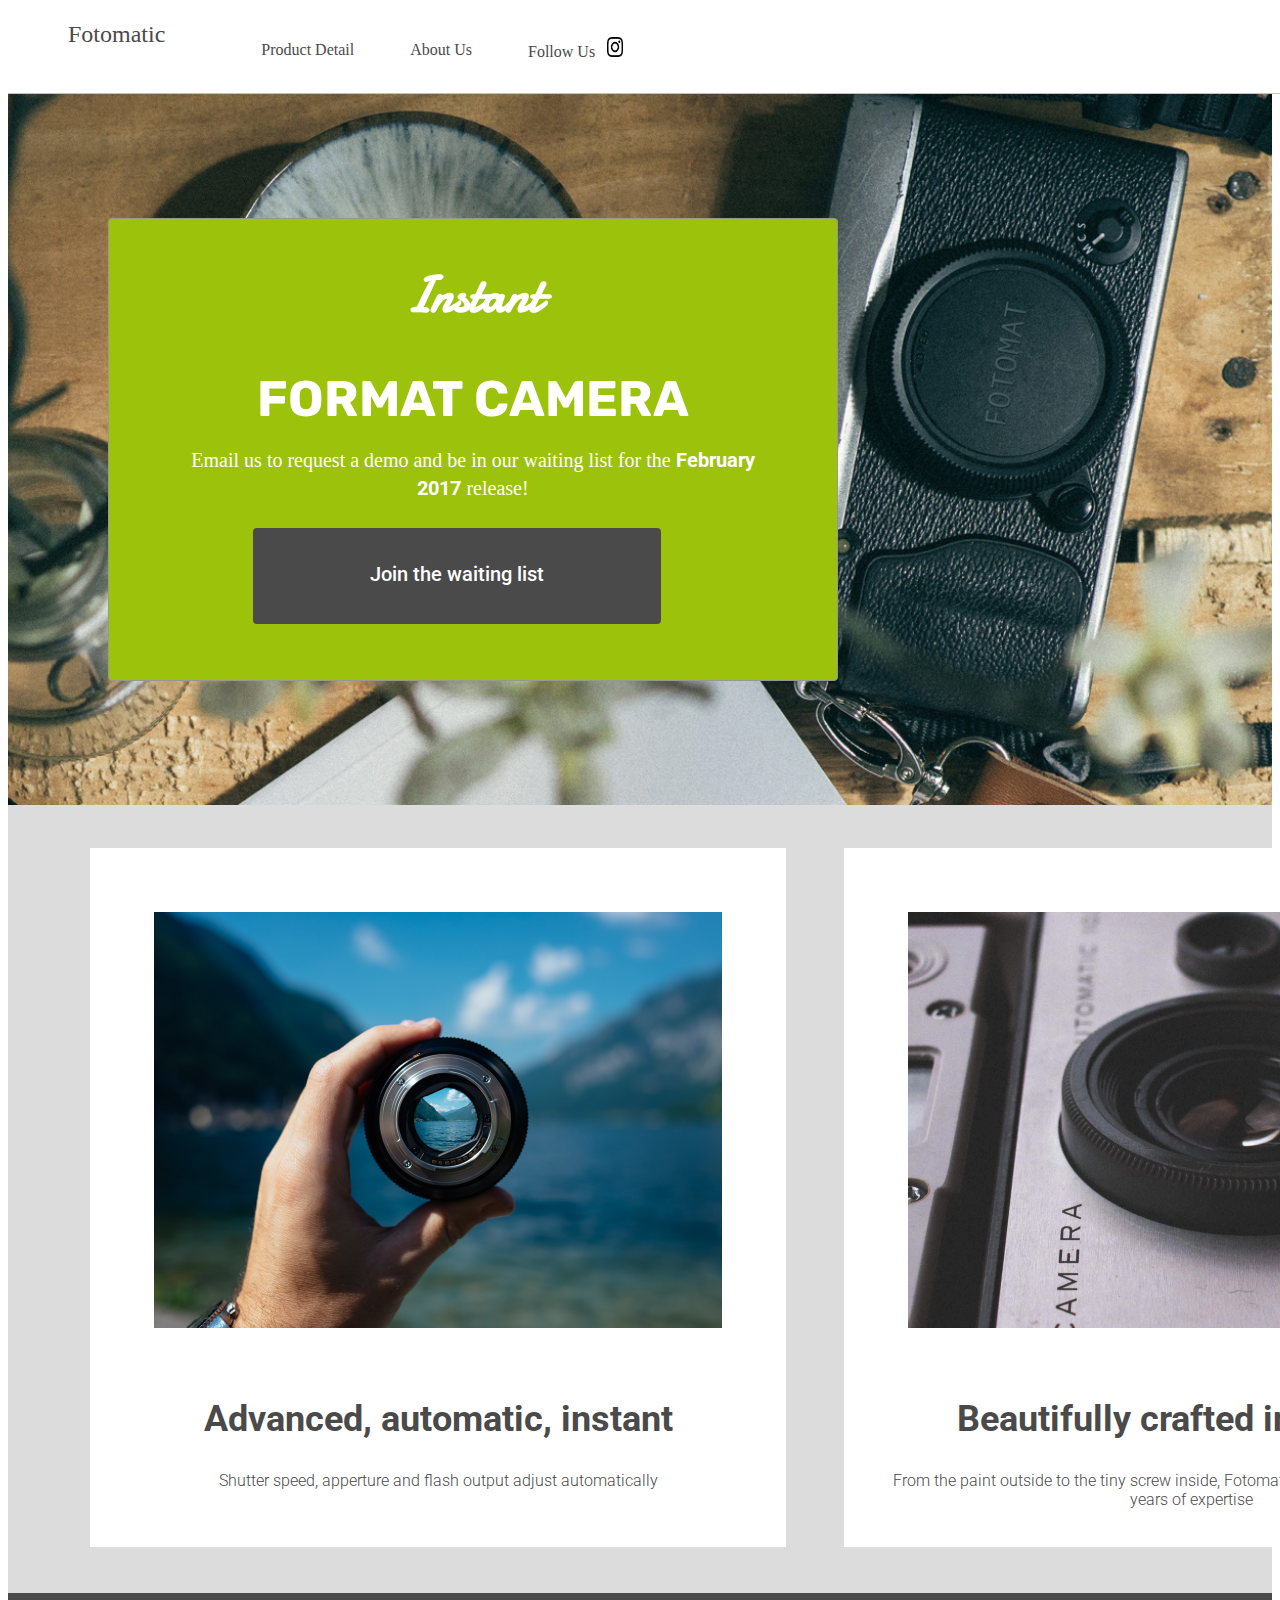
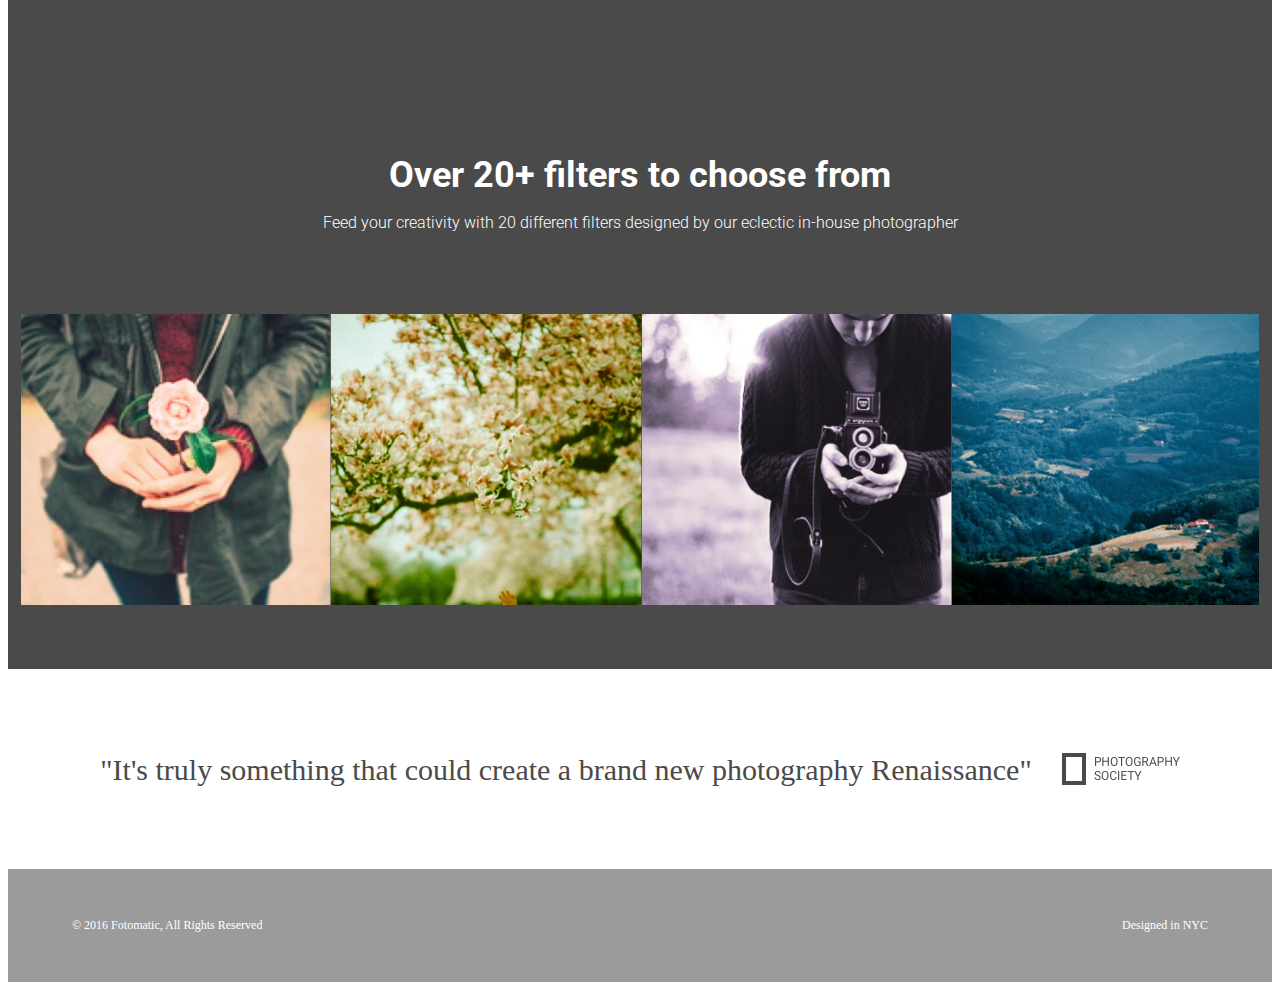
<file: new fotomatic/index.html>
<!DOCTYPE html>   <!--desi's version-->
<html>
<head>
    <link href="https://fonts.googleapis.com/css2?family=Damion&display=swap" rel="stylesheet">
    <link href="https://fonts.googleapis.com/css2?family=Rubik&display=swap" rel="stylesheet"> 
    <link href="https://fonts.googleapis.com/css2?family=Roboto:wght@300;400;700&display=swap" rel="stylesheet">
    <link href="./resources/style.css" rel="stylesheet"> 
    <meta cahrset="UTF-8">
</head>
<body>
<!-- HEADER -->
<section>
    <header>
        <div class="content"> 
            <a href="index.html" class="fotomatic">Fotomatic</a> <!-- NOTE: CHANGE IN CLASS NAME HERE-->
            <nav class="desktop">
                <ul>
                    <li><a href="#">Product Detail</a></li>
                    <li><a href="#">About Us</a></li>
                    <li><a href="https://www.instagram.com/">Follow Us<img class="icon" src="./resources/images/instagram.png"></a></li>
                </ul>
            </nav>
            <nav class="mobile">            <!-- NOTE: make these images disappear on larger screens-->
                <ul>
                    <li><a href="#"><img src="./resources/images/ic-logo.svg"></a></li>
                    <li><a href="#"><img src="./resources/images/ic-product-detail.svg"></a></li>
                    <li><a href="#"><img src="./resources/images/ic-about-us.svg"></a></li>
                    <li><a href="#" class="green_button">Join Us</a></li>
                </ul>
            </nav>
        </div>
    </header>
</section>



<section>
    <!-- MAIN CONTENT-->
    <div class="main_content">

        <!-- SIGN UP SECTION-->
        <div id="signupsection" class="banner">
            <div id="signupcta">
                <div class="content_center">
                    <div class="header">
                        <h2 class="cursive">Instant</h2>
                        <h1 class="striking">FORMAT CAMERA</h1>
                    </div>
                    <div class="email">
                        <span>Email us to request a demo and be in our waiting list for the <strong>February 2017</strong> release!</span>
                    </div>
                    <div class="button">Join the waiting list</div>
                </div>
            </div>
        </div>
    </section>




    <section>

        <!-- FEATURES SECTION -->
        <div class="featuressection">
            <div class="feature1">
                <div class="center1">
                    <div class="image_container">
                        <img src="./resources/images/feature-1.png" />
                    </div>
                    <div class="advanced">
                        <h2>Advanced, automatic, instant</h2>
                        <h3>Shutter speed, apperture and flash output adjust automatically</h3>
                    </div>
                </div>    
            </div>
            <div class="feature2">
                <div class="center2">
                    <div class="image_container">
                        <img src="./resources/images/feature-2.png" />
                    </div>
                    <div class="beautiful">
                        <h2>Beautifully crafted inside-out</h2>
                        <h3>From the paint outside to the tiny screw inside, Fotomatic is crafted with love and 20-years of expertise</h3>
                    </div>
                </div>
            </div>
        </div>
    </section>

    <section>
        <!-- FILTERS SECTION -->
        <div class="filters_section">
            <div class="content_center2">
                <h2>Over 20+ filters to choose from</h2>
                <h3>Feed your creativity with 20 different filters designed by our eclectic in-house photographer</h3>
            </div>
            <div class="images_container">          <!-- NOTE THIS IS IMAGES PLURAL CONTAINER-->
                <div class="image_containerF">
                    <img src="./resources/images/filter-1.png" />
                </div>
                <div class="image_containerF">
                    <img src="./resources/images/filter-2.png" />
                </div>
                <div class="image_containerF">
                    <img src="./resources/images/filter-3.png" />
                </div>
                <div class="image_containerF extra">
                    <img src="./resources/images/filter-4.png" />
                </div>
            </div>
        </div>
    </section>


    <section>
        <!-- QUOTES SECTION -->
        <div id="quotes_section">
            <div class="content_center3">
                <span class="quote">"It's truly something that could create a brand new photography Renaissance"</span>
                <img class="quote_citation" src="./resources/images/photography-logo.png" />
            </div>
        </div>
    </section>
        

    <section> 
        <!-- FOOTER -->
        <footer>
            <div class="footer">
                <span class="copyright">&copy; 2016 Fotomatic, All Rights Reserved</span>
                <span class="location">Designed in NYC</span>
            </div>
        </footer>
    </section>




    </div>
</body>
</html>
</file>
<file: new fotomatic/resources/style.css>
/*desi's version*/


/* UNIVERSAL STYLES */

html {
    font-family: "Roboto", sans-serif;
    font-size: 16px;                            /* 1rem = 16px*/
}

@font-face {
    font-family: Damion;
    src: url('https://fonts.googleapis.com/css2?family=Damion&display=swap') format("truetype");
}
@font-face {
    font-family: Rubik;
    src: url('https://fonts.googleapis.com/css2?family=Rubik&display=swap') format("truetype");
}
@font-face {
    font-family: Roboto;
    src: url('https://fonts.googleapis.com/css2?family=Roboto:wght@300;400;700&display=swap') format("truetype");
}




/* come back and insert other html css og classes*/



/*HEADER*/

header {
    position: fixed;
    width: 100%;
    height: 85px; 
    border-bottom: solid 1px #c6c1c1; 
    background-color: white;
    display: flex; 
    z-index: 5;
    align-items: center;
}


.content {
    display: flex;
    padding: 1.875rem; 
    vertical-align: center;
}

a {
    text-decoration: none;
    color: #4A4A4A;
    list-style: none;
    list-style-type: none;
}




nav ul, nav li {
    list-style: none;
    list-style-type: none;
}


nav ul {
    display: flex;
} 


nav li {
    padding-left: 3.5rem;  
}

.icon {
    height: 20px;
    width: 1rem;
    padding-left: 0.75rem;
}


.fotomatic {
    color: #4A4A4A;
    font-size: 24px; 
    font-family: "Roboto"; 
    margin-left: 30px; 
    flex: 1; 
    align-items: center;
    text-decoration: none;
}

.desktop {   /* product detail nav*/
    color: #4A4A4A !important; 
    font-size: 16px;
    font-family: "Roboto";
    line-height: 1.6; 
    text-decoration: none !important;
}



/* MAIN CONTENT*/
.main_content {
    width:100%; 
    position: relative;
    top: 5.3125rem; 
}

/* SIGN UP SECTION*/

.banner {
   display: flex; 
   justify-content: flex-start;
   align-items: center;
   height: 44.5rem;
   background-image: url("./images/banner-landingpage.jpg");
   background-position: right;
   background-repeat: no-repeat;
   background-size: cover; 
}

#signupcta {
    margin: 10.625rem auto 10.625rem 6.25rem; 
    border: solid 1px #979797;
    border-radius: 4px;
    background-color: #9DC20B;
}


.content_center {           /*THIS IS THE HEADER BACKGROUND*/
    width: 568px; 
    margin: 2rem 5rem 3.5rem 5rem;
    font-family: "Roboto", sans-serif;
    font-size: 1.4;
    color: white; 
    text-align: center;
    justify-content: center;
    align-items: center;
}

.header {
    align-items: center;
    display: block;
}
.cursive {          /*FIND SPECS ON CURSIVE*/
    color: white; 
    font-size: 50px; 
    font-family: "Damion"; 
    line-height: 1.4; 
    margin-bottom: 12px;
}
.striking {             /*FORMAT CAMERA*/
    color: white;
    font-size: 50px;                        /*Remember to go back and change PX to REM */
    font-family: "Rubik";
    line-height: 1.4; 
    margin-bottom: 0.5rem;
}

.email {
    color: white;
    font-size: 20px;
    font-family: "Roboto";
    line-height: 1.4;
    margin-top: 12px;
    margin-bottom: 26px;
}

.button {
    color: white;
    font-size: 20px;
    font-family: "Roboto";
    font-weight: 500;
    line-height: 1.4;
    background-color: #4A4A4A;
    justify-content: center;
    width: 408px;
    height: 64px;
    border-radius: 4px; 
    margin-top: 1.625rem;
    padding-top: 2rem;
    margin-left: 4rem; 
}










/*FEATURES SECTION*/

.featuressection {
    display: flex;
    align-content: center; 
    background-color: #DCDCDC; 
    margin: 64px auto auto auto;
    padding: 4rem 5% 2.875rem 5%;
    justify-content: space-around;
}

.feature1, .feature2 {
    height: 635px;
    background-color: white; 
    padding: 2rem;
    margin: 0px 1.2rem; 
}

.feature1 {
    margin-right: 38px;  
}


.image_container {
    width: 100%; 
    height: 416px;
    margin: 32px 32px 40px 32px; 
    display: inline-flex; 
}

.featuressection h2 {
    color:#4A4A4A;
    font-size: 36px; 
    font-family: "Roboto";
    font-weight: 700;
    line-height: 1.2;
}
.featuressection h3 {
    color:#4A4A4A;
    font-size: 16px; 
    font-family: "Roboto";
    font-weight: 300; 
    line-height: 1.2; 
}

.advanced, .beautiful {
    height: 187px; 
    text-align: center; 
}














/*FILTERS SECTION*/
.filters_section {
    background-color: #4A4A4A; 
    display: flex; 
    width: 100%;
    height: auto; 
    align-content: center; 
    flex-flow: row wrap; 
    padding: 4rem 0; 
    /* need to set height so images go below wording*/
}
.content_center2 {
    text-align: center;
    margin-top: 64px;
    margin-bottom: 80px;
    width: 100%;
    margin-bottom: 3.75rem;
    padding: 0.2rem;
    
}

.content_center2 h2 {
    color: white;
    opacity: 100%;
    font-size: 2.25rem;
    font-family: "Roboto";
    font-weight: bold; 
    margin-bottom: 0.6rem;
}

.content_center2 h3 {
    color: white;
    font-size: 1rem;
    font-family: "Roboto";
    font-weight: 300;
    line-height: 1.4; 
}

.filters_section img {
    max-width: 100%; 
}



.images_container {
    display: flex;  
    max-width: 100%;
    padding: 0 1%; 
    background-size: contain;
}

.image_containerF {
    overflow: hidden;
}

.image_containerF img {
    display: block;
    height: auto; 
    max-width: 100%;
}





/* QUOTE SECTION*/
.content_center3 {
    height: 200px;
    background-color: white; 
    display: flex; 
    align-items: center;
    justify-content: center;
}
.quote {
    color: #4A4A4A;
    font-size: 30px; 
    font-family: "Palatino";
    line-height: 1.1; 
    text-align: center;
    margin-right: 30px; 
    margin-top: 80px;
    margin-bottom: 80px; 
}






/*FOOTER*/

.footer {
    background-color: #9B9B9B;
    height: 62px; 
    padding: 1.6rem 2rem; 
    display: flex;
    justify-content: space-between;
    align-items: center;
}
.copyright, .location {
    color: white;
    font-size: 12px; 
    font-family: "Roboto"; 
}
.copyright {
    margin-left: 32px;
}
.location {
    float: right;
    margin-right: 32px;
}





/* --------------SCREEN SIZE SPECS----------------------------*/

@media only screen and (max-width: 768px) {
    .main_content {
        top: 5.3125rem; 
    }
    .green_button {
        border-radius: 0.25rem;
        background-color: #9DC20B;
        border: 1px solid #9DC20B;
        padding: 0.1875rem 0.5rem; 
        color: white; 
    }
}

@media only screen and (max-width: 425px) {
    .mobile .green_button {
        background-color: #9DC20B; 
        color: white;
        border-radius: 0.25rem;
        border: 1px solid #9DC20B;
        padding: 0.1875rem 0.5rem; 
    }
    .button {
        display: none; 
    }
    .image_containerF extra { /*EXTRA IMAGE*/
        display: none; 
    }
    .desktop {
        display: none; 
    }
    .mobile {
        height: 48px; 
        display: block;
        width: 100%; 
    }
    .content {
        padding: 0.5rem 0;
        margin-top: 1.2rem;
    }
    .mobile ul {
        display: flex;
        justify-content: space-around;
        align-items: center; 
        width: 100%;
        height: auto; 
    }
    .mobile li {
        padding: 0; 
    }
}

@media only screen and (min-width: 1024px) {
    .mobile {
        display: none;
    }
}


@media only screen and (max-width: 1024px) {
    .desktop {
        display: none; 
    }
    .green_button {
        background-color: #9DC20B; 
        color: white;
        border-radius: 0.25rem;
        border: 1px solid #9DC20B;
        padding: 0.1875rem 0.5rem; 
    } 
}



@media only screen and (max-width: 768px) {
    #signupsection {
        align-items: center;
        justify-content: center;
        height: 28rem;
        width: auto; 
        padding: 0;
    }
    #signupcta {
        width: 100%;
        height: auto; 
        background-color: transparent;
        border: none; 
        padding: 0; 
    }
    .button {
        display: none; 
    }
    .email {
        display: none;
    }
    .content_center {
        margin-top: 0;
    }
    .striking {
        font-size: 3.125rem;
    }
    .cursive {
        font-size: 2.25rem; 
    }
}
@media only screen and (max-width: 425px) {
    #signupsection {
        height: 20rem; 
        width: auto; 
    }
    #signupcta {
        position: static;
        width: auto;
        margin: 0; 
    }
    .content_center {
        justify-content: center;
        align-items: center;
        width: 100%;
        font-size: 1rem;
        margin: auto; 
    }
    .striking {
        font-size: 2.25rem;
    }
    .cursive {
        font-size: 2rem;
    }
}

@media only screen and (max-width: 768px) {
    .featuressection {
        padding: 2rem 2.5%;
    }
    .feature1, .feature2 {
        padding: 1.5rem;
        margin: 0px 1rem; 
    }
    .beautiful, .advanced {
        text-align: left;
        padding: 1.5rem 0 1rem; 
    }
    .feature1 h2, .feature2 h2 {
        font-size: 1.6rem;
    }
    .feature1 h3, .feature2 h3 {
        font-size: 1.125rem; 
    }
}
@media only screen and (max-width: 425px) {
    .featuressection {
        flex-flow: column; 
        padding: 1rem 2.5% 0;
    }
    .feature1 h2, .feature2 h2 {
        font-size: 1.125rem;
        line-height: 1.3;
        font-weight: normal;
    }
    .feature1 h3, .feature2 h3 {
        font-size: 0.875rem;
        line-height: 1.4;
        padding: 0 2rem; 
    }
    .beautiful, .advanced {
        text-align: center;
        padding: 1rem 0;
    }
    .feature1, .feature2 {
        margin: 0; 
    }
}

@media only screen and (max-width: 768px) {
    .filters_section {
        padding: 4rem 0 0;
    }
    .content_center2 h2 {
        padding-bottom: 1rem;
    }
    .image_containerF {
        padding: 0;
    }
}
@media only screen and (max-width: 425) {
    .filters_section {
        padding: 1.5rem 0 0 0;
    }
    .content_center2 {
        margin-bottom: 1.8rem;
        padding: 0 3rem;
    }
    .content_center2 h2 {
        padding-bottom: 1rem;
        font-size: 1.125rem; 
        line-height: 1.3;
        font-weight: normal;
    }
    .content_center2 h3 {
        font-size: 0.875rem;
        line-height: 1.4; 
    }
}

@media only screen and (max-width: 768px) {
    .content_center3 {
        padding: 5rem;
    }
    #quotes_section .quote_citation {
        padding-top: 1rem;
        margin: auto;
    }
}
@media only screen and (max-width: 425px) {
    .content_center3 {
        flex-flow: column;
        padding: 3rem 1rem;
    }
    .quote {
        font-size: 1.5rem;
        line-height: 1.4;
        text-align: center;
    }
    .quote_citation {
        padding-top: 1rem;
        margin: auto;
    }
}

@media only screen and (min-width: 425px) {
    .footer {
        font-size: 0.625rem; 
    }
}
</file>
